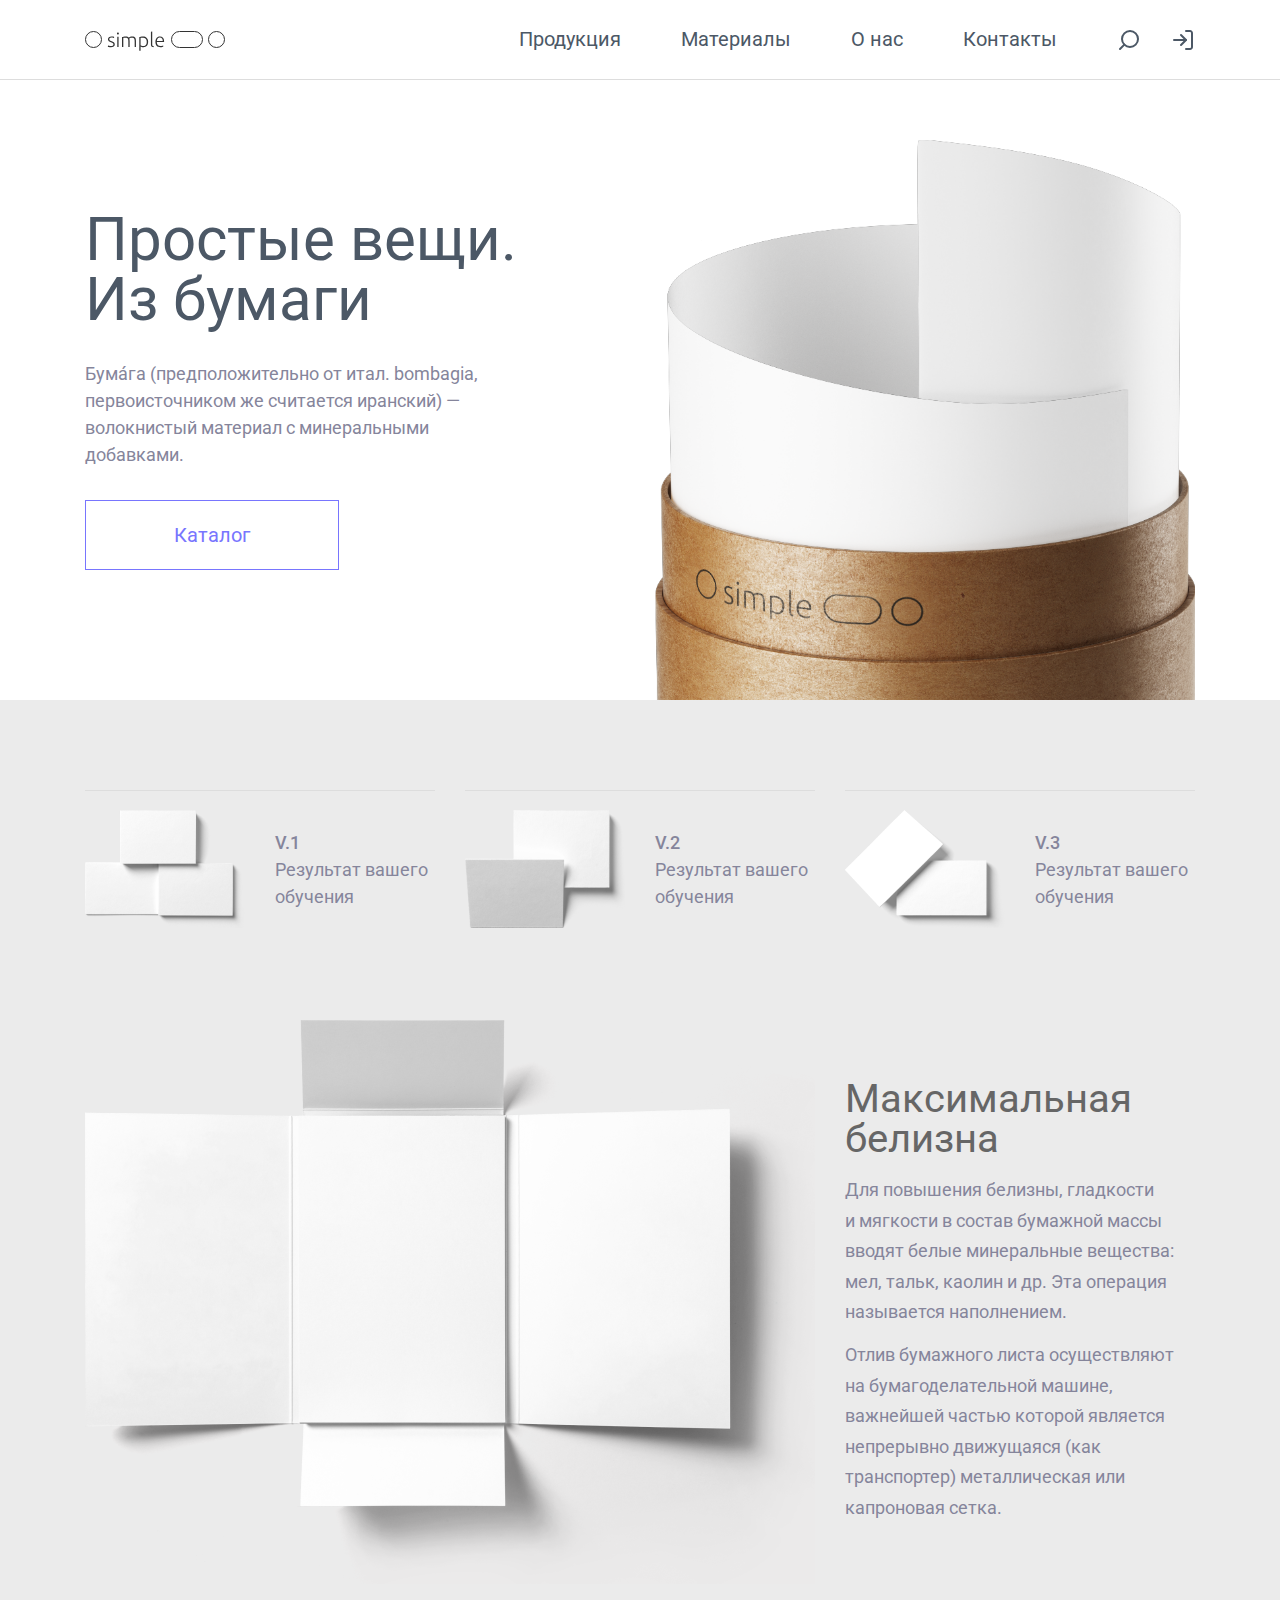
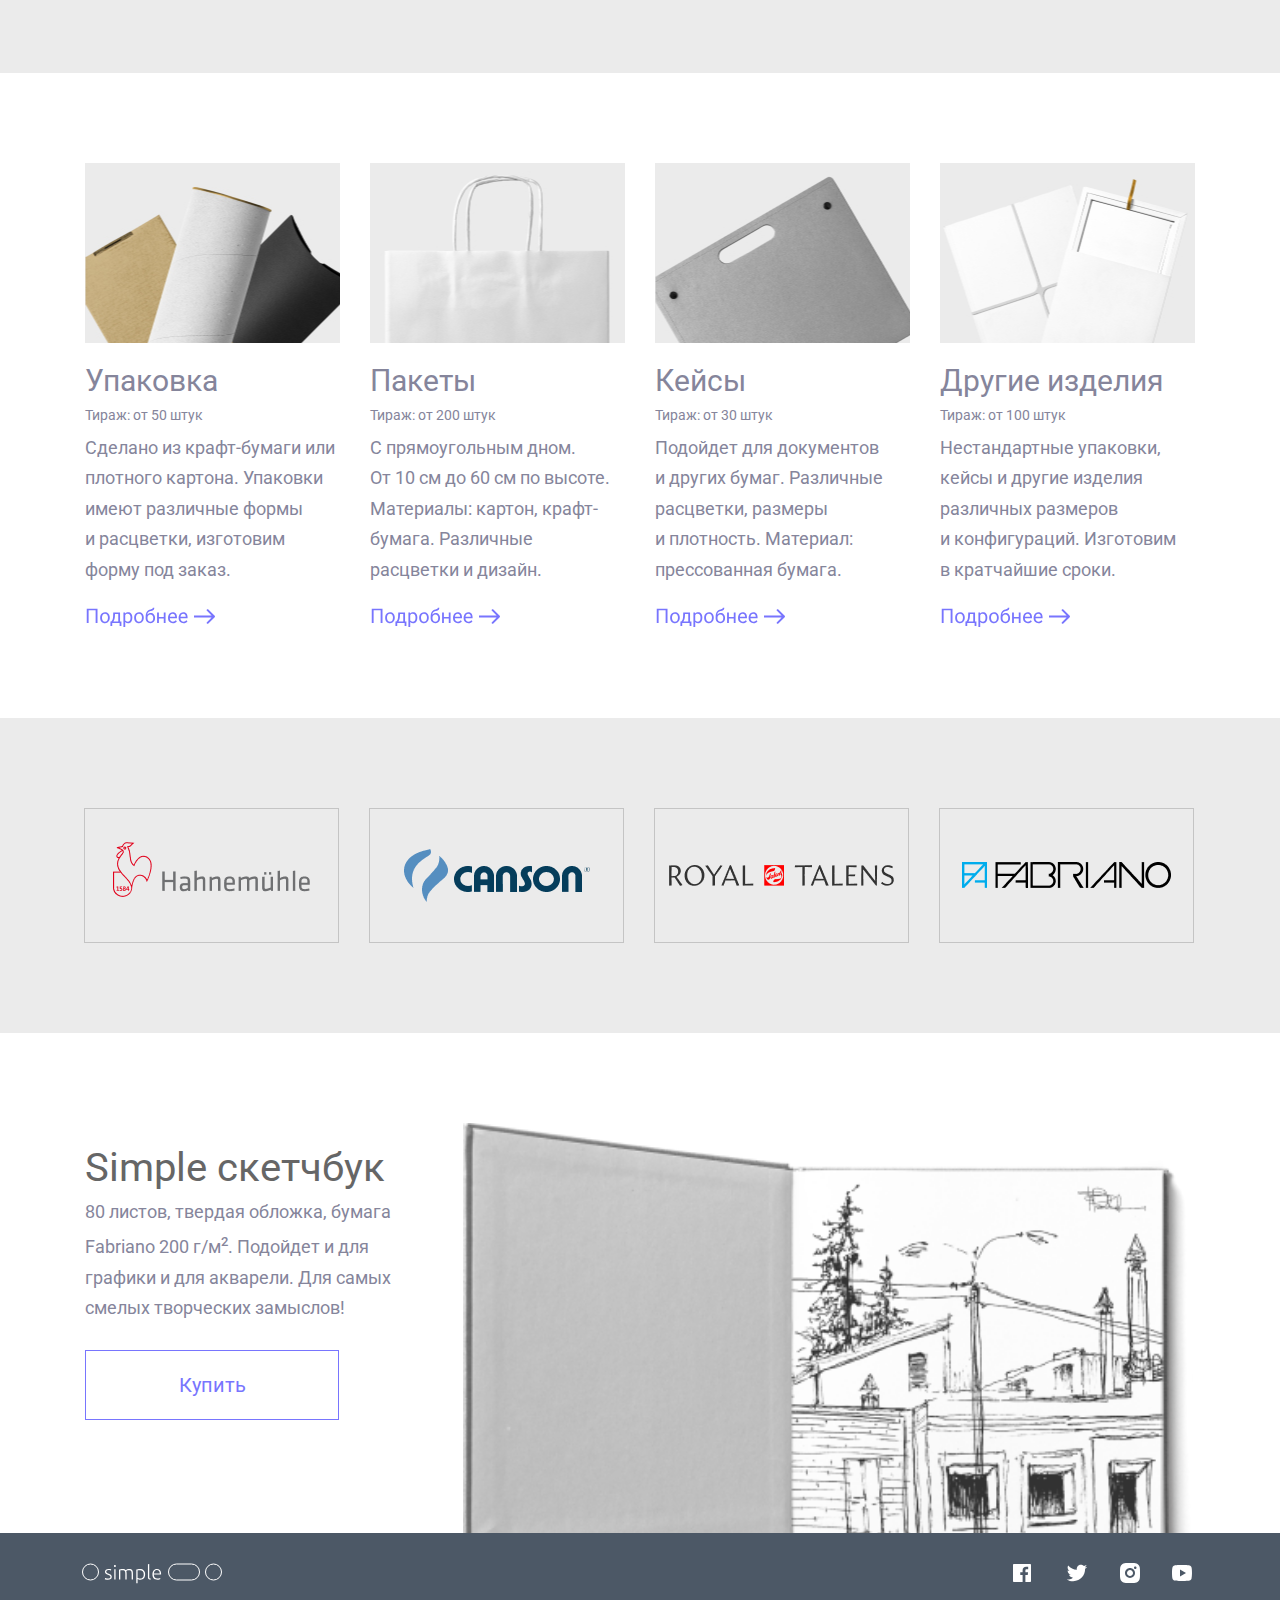
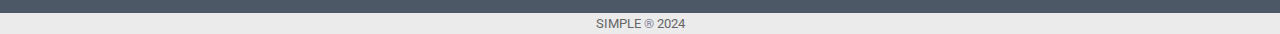
<file: index.html>
<!DOCTYPE html>
<html lang="ru">
<head>
    <meta charset="UTF-8">
    <link rel="stylesheet" href="css/style.css">
    <link rel="shortcut icon" href="img/vector/ellipse-icon.svg">
    <meta name="viewport" content="width=device-width, initial-scale=1.0">
    <title>Simple</title>
</head>
<body>
	<div class="wrapper">
        <header class="header">
            <div class="header__content container">
                <a href="#" class="header__logo">
					<img src="img/vector/main-logo.svg" alt="ups">
				</a>
				<div class="header__burger">
					<span></span>                    
				</div>
                <div class="header__menu menu">
                    <nav class="menu__body">
                        <ul class="menu__list">
                            <li><a href="#" class="menu__link">Продукция</a></li>
                            <li><a href="#" class="menu__link">Материалы</a></li>
                            <li><a href="#" class="menu__link">О нас</a></li>
                            <li><a href="#" class="menu__link">Контакты</a></li>                            
                        </ul>						
                    </nav>
                </div>
				<div class="header__btns">
					<div class="header__search search-box">
						<button class="search-box__search-btn"></button>
						<input class="search-box__search-txt" type="search" name="search" placeholder="Найти">
					</div>
					<div class="header__login">
						<button class="header__login-btn"></button>
					</div>
				</div>	
            </div>
        </header>		
		<main class="page">
			<div class="simple-things">	
				<div class="simple-things__container container">
					<div class="simple-things__content">
						<h1>Простые вещи. Из бумаги</h1>
						<p>Бума́га (предположительно от итал. bombagia, первоисточником же считается иранский) — волокнистый материал с минеральными добавками.</p>
						<button class="catalog-btn btn">Каталог</button>
					</div>
					<div class="simple-things__image-wrapper">
						<div class="simple-things__image"></div>
					</div>
				</div>
			</div>
			<div class="examples">
				<div class="examples__container container">
					<div class="examples__row">
						<div class="examples__card">
							<div class="examples__image">
								<img src="img/card-v1.png" alt="oops">
							</div>
							<div class="examples__text">
								<h4>V.1</h4>
								<p>Результат вашего обучения</p>
							</div>
						</div>
						<div class="examples__card">
							<div class="examples__image">
								<img src="img/card-v2.png" alt="oops">
							</div>
							<div class="examples__text">
								<h4>V.2</h4>
								<p>Результат вашего обучения</p>
							</div>
						</div>
						<div class="examples__card">
							<div class="examples__image">
								<img src="img/card-v3.png" alt="oops">
							</div>
							<div class="examples__text">
								<h4>V.3</h4>
								<p>Результат вашего обучения</p>
							</div>
						</div>
					</div>
					<div class="examples__main-card">
						<div class="examples__image-main">
							<img src="img/card-main.png" alt="oops">
						</div>
						<div class="examples__text-main">
							<h2>Максимальная белизна</h2>
							<p>Для повышения белизны, гладкости и мягкости в состав бумажной массы вводят белые минеральные вещества: мел, тальк, каолин и др. Эта операция называется наполнением.</p>
							<p>Отлив бумажного листа осуществляют на бумагоделательной машине, важнейшей частью которой является непрерывно движущаяся (как транспортер) металлическая или капроновая сетка.</p>
						</div>
					</div>
				</div>
			</div>
			<div class="products">
				<div class="products__container container">
					<div class="products__card">
						<div class="products__image">
							<img src="img/package.jpg" alt="oops">
						</div>
						<div class="products__text">
							<h2>Упаковка</h2>
							<div class="products__edition">Тираж: от 50 штук</div>
							<p>Сделано из крафт-бумаги или плотного картона. Упаковки имеют различные формы и расцветки, изготовим форму под заказ.</p>
						</div>
						<div class="products__link">
							<a class="products__details" href="#"></a>
						</div>
					</div>
					<div class="products__card">
						<div class="products__image">
							<img src="img/paper-bag.jpg" alt="oops">
						</div>
						<div class="products__text">
							<h2>Пакеты</h2>
							<div class="products__edition">Тираж: от 200 штук</div>
							<p>С прямоугольным дном. От 10 см до 60 см по высоте. Материалы: картон, крафт-бумага. Различные расцветки и дизайн.</p>
						</div>
						<div class="products__link">
							<a class="products__details" href="#"></a>
						</div>
					</div>
					<div class="products__card">
						<div class="products__image">
							<img src="img/case.jpg" alt="oops">
						</div>
						<div class="products__text">
							<h2>Кейсы</h2>
							<div class="products__edition">Тираж: от 30 штук</div>
							<p>Подойдет для документов и других бумаг. Различные расцветки, размеры и плотность. Материал: прессованная бумага.</p>
						</div>
						<div class="products__link">
							<a class="products__details" href="#"></a>
						</div>
					</div>
					<div class="products__card">
						<div class="products__image">
							<img src="img/other-prod.jpg" alt="oops">
						</div>
						<div class="products__text">
							<h2>Другие изделия</h2>
							<div class="products__edition">Тираж: от 100 штук</div>
							<p>Нестандартные упаковки, кейсы и другие изделия различных размеров и конфигураций. Изготовим в кратчайшие сроки.</p>
						</div>
						<div class="products__link">
							<a class="products__details" href="#"></a>
						</div>
					</div>
				</div>
			</div>
			<div class="brands">
				<div class="brands__container container">
					<div class="brands__logo">
						<img src="img/brand1.png" alt="">
					</div>
					<div class="brands__logo">
						<img src="img/brand2.png" alt="">
					</div>
					<div class="brands__logo">
						<img src="img/brand3.png" alt="">
					</div>
					<div class="brands__logo">
						<img src="img/brand4.png" alt="">
					</div>
				</div>
			</div>
			<div class="scratchbook">
				<div class="scratchbook__container container">
					<div class="scratchbook__content">
						<h2>Simple скетчбук</h2>
						<p>80 листов, твердая обложка, бумага  Fabriano 200 г/м<sup>2</sup>. Подойдет и для графики и для акварели. Для самых смелых творческих замыслов!</p>
						<button class="scratchbook-btn btn">Купить</button>
					</div>
					<div class="scratchbook__image">
						<img src="img/scratchbook.png" alt="">
					</div>
				</div>
			</div>
		</main>
		<footer class="footer">
			<div class="footer__content container">
				<a href="#" class="footer__logo">
					<img src="img/vector/main-logo-footer.svg" alt="ups">
				</a>
				<div class="footer__social-media-links">
					<a href="#">
						<img src="img/vector/facebook.svg" alt="">
					</a>
					<a href="#">
						<img src="img/vector/twitter.svg" alt="">
					</a>
					<a href="#">
						<img src="img/vector/instagram.svg" alt="">
					</a>
					<a href="#">
						<img src="img/vector/youtube.svg" alt="">
					</a>
				</div>
			</div>
			<div class="footer__line">
				SIMPLE <span>®</span> 2024
			</div>
		</footer>
	</div>
	<script src="https://code.jquery.com/jquery-3.4.1.slim.min.js"></script>
	<script src="js/script.js"></script>
</body>
</html>
</file>
<file: css/style.css>
@charset "UTF-8";
/*Обнуление*/
@import url(https://fonts.googleapis.com/css?family=Roboto:100,100italic,300,300italic,regular,italic,500,500italic,700,700italic,900,900italic);
*, *::before, *::after {
  -webkit-box-sizing: border-box;
          box-sizing: border-box;
}

* {
  margin: 0;
  padding: 0;
}

ul[role=list], ol[role=list] {
  list-style: none;
}

html:focus-within {
  scroll-behavior: smooth;
}

a:not([class]) {
  -webkit-text-decoration-skip: ink;
          text-decoration-skip-ink: auto;
}

img, picture, svg, video, canvas {
  max-width: 100%;
  height: auto;
  vertical-align: middle;
  font-style: italic;
  background-repeat: no-repeat;
  background-size: cover;
}

input, button, textarea, select {
  font: inherit;
}

@media (prefers-reduced-motion: reduce) {
  html:focus-within {
    scroll-behavior: auto;
  }
  *, *::before, *::after {
    -webkit-animation-duration: 0.01ms !important;
            animation-duration: 0.01ms !important;
    -webkit-animation-iteration-count: 1 !important;
            animation-iteration-count: 1 !important;
    -webkit-transition-duration: 0.01ms !important;
            transition-duration: 0.01ms !important;
    scroll-behavior: auto !important;
    -webkit-transition: none;
    transition: none;
  }
}
body, html {
  height: 100%;
  scroll-behavior: smooth;
}

/*----------------------------------------------------------*/
.container {
  max-width: 1122px;
  margin: 0px auto;
}
@media (max-width: 1032px) {
  .container {
    margin: 0px 42px;
  }
}
@media (max-width: 744px) {
  .container {
    margin: 0px 33px;
  }
}
@media (max-width: 545px) {
  .container {
    margin: 0px 15px;
  }
}

body {
  color: #85859B;
  font-size: 18px;
  font-family: "Roboto";
}
body p {
  color: #85859B;
  font-size: 18px;
  font-weight: 400;
  line-height: 27px;
}
@media (max-width: 744px) {
  body p {
    font-size: 16px;
    line-height: 24px;
  }
}
@media (max-width: 545px) {
  body p {
    font-size: 14px;
    line-height: 21px;
  }
}
body input, body button, body textarea, body select {
  font-family: "Roboto";
  font-weight: 400;
}
body input::-webkit-search-cancel-button {
  -webkit-appearance: none;
  height: 16px;
  width: 16px;
  background: no-repeat url(../img/vector/escape.svg);
}
body input::-webkit-search-cancel-button:hover {
  background: no-repeat url(../img/vector/escape_hover.svg);
}
body input::-webkit-search-cancel-button:focus {
  background: no-repeat url(../img/vector/escape_focus.svg);
}
body input::-webkit-search-cancel-button:active {
  background: no-repeat url(../img/vector/escape_active.svg);
}

body.lock {
  overflow: hidden;
}

.header {
  position: fixed;
  width: 100%;
  top: 0;
  left: 0;
  border-bottom: 1px solid #DDDDDD;
  z-index: 1;
}
.header:before {
  content: "";
  position: absolute;
  top: 0;
  left: 0;
  width: 100%;
  height: 100%;
  z-index: 1;
  background-color: #fff;
}
@media (max-width: 545px) {
  .header:before {
    z-index: 4;
  }
}
@media (max-width: 1032px) {
  .header:after {
    content: "";
    position: absolute;
    top: 45px;
    left: 0;
    width: 100%;
    height: 60px;
    z-index: 1;
    background-color: #fff;
    border-bottom: 1px solid #DDDDDD;
  }
}
@media (max-width: 744px) {
  .header:after {
    content: "";
    position: absolute;
    top: 45px;
    left: 0;
    width: 100%;
    height: 60px;
    z-index: 1;
    background-color: #fff;
    border-bottom: 1px solid #DDDDDD;
  }
}
@media (max-width: 545px) {
  .header:after {
    content: "";
    position: absolute;
    top: 45px;
    left: 0;
    width: 100%;
    height: 60px;
    z-index: 1;
    background-color: #fff;
    border-bottom: 1px solid #DDDDDD;
  }
}
.header__content {
  height: 79px;
  padding: 10px 0;
  -webkit-box-align: center;
      -ms-flex-align: center;
          align-items: center;
  display: -webkit-box;
  display: -ms-flexbox;
  display: flex;
  position: relative;
  padding: 0 6px;
}
@media (max-width: 1032px) {
  .header__content {
    padding: 0;
    height: 44px;
    display: -webkit-box;
    display: -ms-flexbox;
    display: flex;
    -webkit-box-pack: justify;
        -ms-flex-pack: justify;
            justify-content: space-between;
  }
}
@media (max-width: 744px) {
  .header__content {
    padding: 0;
    height: 44px;
    display: -webkit-box;
    display: -ms-flexbox;
    display: flex;
    -webkit-box-pack: justify;
        -ms-flex-pack: justify;
            justify-content: space-between;
  }
}
@media (max-width: 545px) {
  .header__content {
    padding: 0;
    height: 44px;
    display: -webkit-box;
    display: -ms-flexbox;
    display: flex;
    -webkit-box-pack: center;
        -ms-flex-pack: center;
            justify-content: center;
  }
}
.header__logo {
  -webkit-box-flex: 0;
      -ms-flex: 0 0 140px;
          flex: 0 0 140px;
  position: relative;
  z-index: 4;
  margin: 0px 0px 0px 0px;
}
@media (max-width: 1032px) {
  .header__logo {
    -webkit-box-flex: 0;
        -ms-flex: 0 0 auto;
            flex: 0 0 auto;
    margin: -2px 0px 0px -3px;
  }
}
@media (max-width: 744px) {
  .header__logo {
    -webkit-box-flex: 0;
        -ms-flex: 0 0 auto;
            flex: 0 0 auto;
    margin: 0px 0px 1px 0px;
  }
}
@media (max-width: 545px) {
  .header__logo {
    -webkit-box-flex: 0;
        -ms-flex: 0 0 auto;
            flex: 0 0 auto;
    margin: 0px 0px 0px 0px;
  }
}
.header__burger {
  display: none;
}
@media (max-width: 545px) {
  .header__burger {
    position: absolute;
    top: 65px;
    left: 5px;
    display: block;
    width: 20px;
    height: 18px;
    -webkit-box-flex: 0;
        -ms-flex: 0 0 auto;
            flex: 0 0 auto;
    z-index: 4;
  }
  .header__burger:before, .header__burger:after {
    content: "";
    background-color: #4C5866;
    position: absolute;
    width: 100%;
    height: 2px;
    left: 0;
    -webkit-transition: all 0.3s ease;
    transition: all 0.3s ease;
  }
  .header__burger span {
    position: absolute;
    background-color: #4C5866;
    left: 0;
    top: 8px;
    width: 100%;
    height: 2px;
    -webkit-transition: all 0.3s ease;
    transition: all 0.3s ease;
  }
  .header__burger:before {
    top: 0;
  }
  .header__burger:after {
    bottom: 0;
  }
}
.header__burger.active {
  width: 24px;
  left: 2px;
  /*background-color: #EBEBEB;
  box-shadow: 0px 0px 8px 13px rgb(235, 235, 235);
  border-radius: 20px;*/
}
.header__burger.active:before {
  -webkit-transform: rotate(45deg);
          transform: rotate(45deg);
  top: 8px;
}
.header__burger.active:after {
  -webkit-transform: rotate(-45deg);
          transform: rotate(-45deg);
  bottom: 8px;
}
.header__burger.active span {
  -webkit-transform: scale(0);
          transform: scale(0);
}
.header__btns {
  margin: 5px 0px 0px 60px;
  display: -webkit-box;
  display: -ms-flexbox;
  display: flex;
  z-index: 2;
}
@media (max-width: 1032px) {
  .header__btns {
    margin: 4px -7px 0px 0px;
  }
}
@media (max-width: 744px) {
  .header__btns {
    margin: 5px 0px 0px 0px;
  }
}
@media (max-width: 545px) {
  .header__btns {
    margin: 0px 0px 0px 0px;
    position: absolute;
    top: 63px;
    right: 0;
    height: 24px;
  }
}
.header__login-btn {
  background: no-repeat url(../img/vector/log-in.svg);
  height: 24px;
  width: 24px;
  border: none;
  -webkit-box-flex: 0;
      -ms-flex: 0 0 auto;
          flex: 0 0 auto;
  margin: 0px 0px 0px 30px;
  -webkit-transition: all 0.4s ease;
  transition: all 0.4s ease;
}
.header__login-btn:hover {
  background: no-repeat url(../img/vector/log-in_hover.svg);
}
.header__login-btn:focus {
  background: no-repeat url(../img/vector/log-in_focus.svg);
}
.header__login-btn:active {
  background: no-repeat url(../img/vector/log-in_active.svg);
}
@media (max-width: 545px) {
  .header__login-btn {
    margin: 0px 0px 0px 0px;
  }
}

.search-box {
  display: -webkit-box;
  display: -ms-flexbox;
  display: flex;
  position: relative;
  height: 26px;
}
@media (max-width: 545px) {
  .search-box.active {
    margin: 0px 10px 0px 0px;
  }
}
.search-box__search-btn {
  background: no-repeat url(../img/vector/loupe.svg);
  height: 24px;
  width: 24px;
  border: none;
  -webkit-box-flex: 0;
      -ms-flex: 0 0 auto;
          flex: 0 0 auto;
  margin: 0px 0px 0px 0px;
  -webkit-transition: all 0.4s ease;
  transition: all 0.4s ease;
}
.search-box__search-btn:hover {
  background: no-repeat url(../img/vector/loupe_hover.svg);
}
.search-box__search-btn:focus {
  background: no-repeat url(../img/vector/loupe_focus.svg);
}
.search-box__search-btn:active {
  background: no-repeat url(../img/vector/loupe_active.svg);
}
@media (max-width: 545px) {
  .search-box__search-btn {
    margin: 0px 30px 0px 0px;
  }
}
.search-box__search-btn.active {
  margin: 0px 7px 0px 0px;
}
.search-box__search-txt {
  display: block;
  width: 0px;
  border: none;
  outline: none;
  font-size: 20px;
  -webkit-transition: all 0.4s ease;
  transition: all 0.4s ease;
}
.search-box__search-txt::-webkit-input-placeholder {
  color: #D1D1E5;
  opacity: 0;
  -webkit-transition: all 0.6s ease;
  transition: all 0.6s ease;
}
.search-box__search-txt::-moz-placeholder {
  color: #D1D1E5;
  opacity: 0;
  -moz-transition: all 0.6s ease;
  transition: all 0.6s ease;
}
.search-box__search-txt:-ms-input-placeholder {
  color: #D1D1E5;
  opacity: 0;
  -ms-transition: all 0.6s ease;
  transition: all 0.6s ease;
}
.search-box__search-txt::-ms-input-placeholder {
  color: #D1D1E5;
  opacity: 0;
  -ms-transition: all 0.6s ease;
  transition: all 0.6s ease;
}
.search-box__search-txt::placeholder {
  color: #D1D1E5;
  opacity: 0;
  -webkit-transition: all 0.6s ease;
  transition: all 0.6s ease;
}
.search-box__search-txt.active {
  width: 200px;
  border-bottom: 1px solid #D1D1E5;
  color: #4C5866;
}
.search-box__search-txt.active::-webkit-input-placeholder {
  opacity: 100;
}
.search-box__search-txt.active::-moz-placeholder {
  opacity: 100;
}
.search-box__search-txt.active:-ms-input-placeholder {
  opacity: 100;
}
.search-box__search-txt.active::-ms-input-placeholder {
  opacity: 100;
}
.search-box__search-txt.active::placeholder {
  opacity: 100;
}
@media (max-width: 545px) {
  .search-box__search-txt.active {
    width: 150px;
  }
}

.menu {
  z-index: 2;
  -webkit-transition: all 0.4s ease;
  transition: all 0.4s ease;
  display: -webkit-box;
  display: -ms-flexbox;
  display: flex;
  -webkit-box-flex: 1;
      -ms-flex: 1 1 auto;
          flex: 1 1 auto;
  -webkit-box-pack: end;
      -ms-flex-pack: end;
          justify-content: end;
}
@media (max-width: 1032px) {
  .menu {
    width: 89.5%;
    position: fixed;
    top: 63px;
  }
}
@media (max-width: 744px) {
  .menu {
    width: 88.5%;
    position: fixed;
    top: 63px;
  }
}
@media (max-width: 545px) {
  .menu {
    -webkit-box-pack: start;
        -ms-flex-pack: start;
            justify-content: start;
    margin: 0px 0px 0px 0px;
    padding: 46px 0px 0px 0px;
    position: fixed;
    top: -150%;
    left: 0;
    width: 100%;
    height: 100%;
    background-color: #EBEBEB;
    z-index: 3;
    overflow: auto;
    -webkit-transition: all 0.4s ease;
    transition: all 0.4s ease;
  }
}
.menu.active {
  top: 0;
}
.menu__body {
  width: 100%;
}
.menu__list {
  display: -webkit-box;
  display: -ms-flexbox;
  display: flex;
  width: 100%;
  -webkit-box-pack: end;
      -ms-flex-pack: end;
          justify-content: flex-end;
}
@media (max-width: 1032px) {
  .menu__list {
    margin: 0px 0px 0px 0px;
    -webkit-box-pack: justify;
        -ms-flex-pack: justify;
            justify-content: space-between;
  }
}
@media (max-width: 744px) {
  .menu__list {
    margin: 0px 0px 0px 0px;
    -webkit-box-pack: justify;
        -ms-flex-pack: justify;
            justify-content: space-between;
  }
}
@media (max-width: 545px) {
  .menu__list {
    display: block;
    margin: 65px 0px 0px 0px;
  }
}
.menu__list li {
  margin: 0px 0px 0px 60px;
  list-style-type: none;
  -webkit-box-flex: 0;
      -ms-flex: 0 0 auto;
          flex: 0 0 auto;
  -webkit-transition: all 0.4s ease;
  transition: all 0.4s ease;
}
@media (max-width: 1032px) {
  .menu__list li {
    margin: 0px 0px 0px 0px;
  }
}
@media (max-width: 744px) {
  .menu__list li {
    margin: 0px 0px 0px 0px;
  }
}
@media (max-width: 545px) {
  .menu__list li {
    margin: 0px 0px 50px 14px;
  }
}
@media (min-width: 1032px) {
  .menu__list li.go-left {
    margin: 0px 0px 0px 35px;
  }
}
.menu__link {
  font-size: 20px;
  font-weight: 400;
  line-height: 23.44px;
  color: #4C5866;
  text-decoration: none;
  -webkit-transition: all 0.4s ease;
  transition: all 0.4s ease;
}
.menu__link:hover {
  color: #7875FE;
}
.menu__link:focus {
  background-color: #DAD9FB;
}
.menu__link:active {
  color: #4946B4;
}
@media (max-width: 545px) {
  .menu__link {
    font-size: 18px;
    line-height: 21.09px;
  }
}

.page {
  margin: 140px 0px 0px 0px;
}
@media (max-width: 1032px) {
  .page {
    margin: 165px 0px 0px 0px;
  }
}
@media (max-width: 744px) {
  .page {
    margin: 124px 0px 0px 0px;
  }
}
@media (max-width: 545px) {
  .page {
    margin: 105px 0px 0px 0px;
  }
}

.simple-things__container {
  display: -webkit-box;
  display: -ms-flexbox;
  display: flex;
  -webkit-box-pack: justify;
      -ms-flex-pack: justify;
          justify-content: space-between;
  padding: 0 6px;
}
@media (max-width: 1032px) {
  .simple-things__container {
    -webkit-box-pack: justify;
        -ms-flex-pack: justify;
            justify-content: space-between;
    padding: 0;
    margin: 0px 39px;
  }
}
@media (max-width: 744px) {
  .simple-things__container {
    -ms-flex-pack: distribute;
        justify-content: space-around;
    margin: 0px 17px;
  }
}
@media (max-width: 545px) {
  .simple-things__container {
    -webkit-box-pack: justify;
        -ms-flex-pack: justify;
            justify-content: space-between;
    padding: 0px 6px 49px 6px;
    margin: 0px 8px;
  }
}
.simple-things__content {
  padding: 70px 0px 0px 0px;
  max-width: 446px;
  margin: 0px 0px 0px 0px;
}
@media (max-width: 1032px) {
  .simple-things__content {
    max-width: 390px;
    margin: 0px 0px 0px 0px;
    padding: 6px 0px 0px 0px;
  }
}
@media (max-width: 744px) {
  .simple-things__content {
    margin: 0px 0px 0px 0px;
    padding: 40px 0px 0px 0px;
  }
}
@media (max-width: 545px) {
  .simple-things__content {
    margin: 0px 0px 0px 0px;
    padding: 49px 0px 0px 0px;
  }
}
.simple-things__content h1 {
  color: #4C5866;
  margin: 0px 0px 15px 0px;
  font-size: 60px;
  font-weight: 400;
  line-height: 60px;
  margin: 0px 0px 30px 0px;
}
@media (max-width: 1032px) {
  .simple-things__content h1 {
    width: 390px;
    font-size: 50px;
    line-height: 50px;
    margin: 0px 0px 30px 0px;
  }
}
@media (max-width: 744px) {
  .simple-things__content h1 {
    width: 286px;
    font-size: 38px;
    line-height: 38px;
    margin: 0px 0px 20px 0px;
  }
}
@media (max-width: 545px) {
  .simple-things__content h1 {
    width: 222px;
    font-size: 30px;
    line-height: 30px;
    margin: 0px 0px 15px 0px;
  }
}
.simple-things__content p {
  margin: 0px 0px 32px 0px;
}
@media (max-width: 744px) {
  .simple-things__content p {
    width: 287px;
    margin: 0px 0px 20px 0px;
  }
}
@media (max-width: 545px) {
  .simple-things__content p {
    width: auto;
    min-width: 287px;
    margin: 0px 0px 21px 0px;
  }
}
.simple-things__image {
  background: no-repeat url("../img/made-from-paper.png");
  display: block;
  width: 540px;
  height: 560px;
  background-position: -18px -1px;
  background-size: 180%;
}
@media (max-width: 1032px) {
  .simple-things__image {
    width: 270px;
    height: 410px;
    background-position: -9px 0px;
    background-size: 180%;
  }
}
@media (max-width: 744px) {
  .simple-things__image {
    width: 195px;
    height: 396px;
    background-position: -8px -1px;
    background-size: 180%;
  }
}
@media (max-width: 545px) {
  .simple-things__image {
    display: none;
  }
}

.btn {
  font-size: 20px;
  color: #7875FE;
  background-color: #fff;
  width: 254px;
  height: 70px;
  border: 1px solid #7875FE;
}
.btn:hover {
  color: #fff;
  background-color: #7875FE;
}
.btn:focus {
  color: #7875FE;
  background-color: #DAD9FB;
}
.btn:active {
  color: #fff;
  background-color: #4946B4;
}
@media (max-width: 744px) {
  .btn {
    width: 196px;
    height: 60px;
  }
}
@media (max-width: 545px) {
  .btn {
    font-size: 18px;
    width: 144px;
    height: 50px;
  }
}

.examples {
  background-color: #EBEBEB;
  min-width: 320px;
}
.examples__container {
  padding: 110px 6px 89px 6px;
}
@media (max-width: 1032px) {
  .examples__container {
    padding: 81px 0px 59px 0px;
    margin: 0px 39px;
  }
}
@media (max-width: 744px) {
  .examples__container {
    padding: 81px 0px 59px 0px;
    margin: 0px 33px;
  }
}
@media (max-width: 545px) {
  .examples__container {
    padding: 81px 0px 59px 0px;
    margin: 0px 15px;
  }
}
.examples__row {
  display: -webkit-box;
  display: -ms-flexbox;
  display: flex;
  -webkit-box-pack: justify;
      -ms-flex-pack: justify;
          justify-content: space-between;
}
@media (max-width: 545px) {
  .examples__row {
    -webkit-box-orient: vertical;
    -webkit-box-direction: normal;
        -ms-flex-direction: column;
            flex-direction: column;
  }
}
.examples__card {
  z-index: 0;
  display: -webkit-box;
  display: -ms-flexbox;
  display: flex;
  -webkit-box-align: center;
      -ms-flex-align: center;
          align-items: center;
  width: 350px;
  position: relative;
}
.examples__card::after {
  content: "";
  position: absolute;
  top: -20px;
  left: 0;
  width: 100%;
  border-bottom: 1px solid #DDDDDD;
}
@media (max-width: 1032px) {
  .examples__card {
    -webkit-box-orient: vertical;
    -webkit-box-direction: normal;
        -ms-flex-direction: column;
            flex-direction: column;
    -webkit-box-align: baseline;
        -ms-flex-align: baseline;
            align-items: baseline;
    width: 210px;
  }
}
@media (max-width: 744px) {
  .examples__card {
    -webkit-box-orient: vertical;
    -webkit-box-direction: normal;
        -ms-flex-direction: column;
            flex-direction: column;
    -webkit-box-align: baseline;
        -ms-flex-align: baseline;
            align-items: baseline;
    width: 150px;
  }
}
@media (max-width: 545px) {
  .examples__card {
    -webkit-box-orient: horizontal;
    -webkit-box-direction: normal;
        -ms-flex-direction: row;
            flex-direction: row;
    -webkit-box-align: center;
        -ms-flex-align: center;
            align-items: center;
    width: 290px;
    margin: 0px 0px 40px 0px;
  }
}
.examples__image {
  width: 160px;
  height: 118px;
  -webkit-box-flex: 0;
      -ms-flex: 0 0 160px;
          flex: 0 0 160px;
}
@media (max-width: 1032px) {
  .examples__image {
    width: 160px;
    height: 118px;
    -webkit-box-flex: 0;
        -ms-flex: 0 0 118px;
            flex: 0 0 118px;
  }
}
@media (max-width: 744px) {
  .examples__image {
    width: 150px;
    height: 111px;
    -webkit-box-flex: 0;
        -ms-flex: 0 0 111px;
            flex: 0 0 111px;
  }
}
@media (max-width: 545px) {
  .examples__image {
    width: 130px;
    height: 96px;
    -webkit-box-flex: 0;
        -ms-flex: 0 0 130px;
            flex: 0 0 130px;
  }
}
.examples__text {
  padding: 0px 0px 0px 30px;
}
@media (max-width: 1032px) {
  .examples__text {
    padding: 0px 0px 0px 0px;
  }
}
@media (max-width: 545px) {
  .examples__text {
    padding: 0px 0px 0px 30px;
  }
}
.examples__text h4 {
  font-weight: 500;
}
.examples__text h4, .examples__text p {
  font-size: 18px;
  line-height: 27px;
}
@media (max-width: 744px) {
  .examples__text h4, .examples__text p {
    font-size: 16px;
    line-height: 24px;
  }
}
.examples__main-card {
  display: -webkit-box;
  display: -ms-flexbox;
  display: flex;
  padding: 92px 0px 0px 0px;
}
@media (max-width: 1032px) {
  .examples__main-card {
    -webkit-box-pack: justify;
        -ms-flex-pack: justify;
            justify-content: space-between;
    padding: 40px 0px 0px 0px;
  }
}
@media (max-width: 744px) {
  .examples__main-card {
    -webkit-box-orient: vertical;
    -webkit-box-direction: normal;
        -ms-flex-direction: column;
            flex-direction: column;
  }
}
@media (max-width: 545px) {
  .examples__main-card {
    -webkit-box-orient: vertical;
    -webkit-box-direction: normal;
        -ms-flex-direction: column;
            flex-direction: column;
    padding: 20px 0px 0px 0px;
  }
}
.examples__text-main {
  -webkit-box-flex: 1;
      -ms-flex: 1 1 350px;
          flex: 1 1 350px;
  padding: 59px 0px 0px 30px;
}
@media (max-width: 1032px) {
  .examples__text-main {
    padding: 0px 0px 0px 30px;
    min-width: 330px;
  }
}
@media (max-width: 744px) {
  .examples__text-main {
    -webkit-box-flex: 1;
        -ms-flex: 1 1 240px;
            flex: 1 1 240px;
    padding: 18px 0px 0px 0px;
    min-width: 260px;
  }
}
@media (max-width: 545px) {
  .examples__text-main {
    -webkit-box-flex: 1;
        -ms-flex: 1 1 290px;
            flex: 1 1 290px;
    padding: 19px 0px 0px 0px;
    min-width: 290px;
  }
}
.examples__text-main h2 {
  color: #666666;
  font-size: 40px;
  font-weight: 400;
  line-height: 40px;
  margin: 0px 0px 16px 0px;
}
@media (max-width: 1032px) {
  .examples__text-main h2 {
    font-size: 30px;
    line-height: 30px;
    margin: 0px 0px 22px 0px;
  }
}
@media (max-width: 744px) {
  .examples__text-main h2 {
    font-size: 24px;
    line-height: 24px;
    margin: 0px 0px 13px 0px;
  }
}
@media (max-width: 545px) {
  .examples__text-main h2 {
    font-size: 24px;
    line-height: 24px;
    margin: 0px 0px 13px 0px;
  }
}
.examples__text-main p {
  line-height: 30.6px;
}
@media (max-width: 744px) {
  .examples__text-main p {
    font-size: 16px;
    line-height: 27.2px;
  }
}
@media (max-width: 545px) {
  .examples__text-main p {
    font-size: 16px;
    line-height: 27.2px;
  }
}
.examples__text-main :last-child {
  margin-top: 12px;
}
@media (max-width: 744px) {
  .examples__text-main :last-child {
    margin-top: 10px;
  }
}
.examples__image-main {
  width: 730px;
  height: 564px;
}
@media (max-width: 1032px) {
  .examples__image-main {
    width: 330px;
    height: 256px;
  }
}
@media (max-width: 545px) {
  .examples__image-main {
    width: 290px;
    height: 223px;
  }
}

.products__container {
  padding: 90px 6px;
  display: -webkit-box;
  display: -ms-flexbox;
  display: flex;
  -webkit-box-pack: justify;
      -ms-flex-pack: justify;
          justify-content: space-between;
  -ms-flex-wrap: wrap;
      flex-wrap: wrap;
}
@media (max-width: 1032px) {
  .products__container {
    padding: 60px 6px 0px 6px;
    margin: 0 33px;
  }
}
@media (max-width: 744px) {
  .products__container {
    padding: 60px 0px 20px 0px;
    margin: 0 33px;
  }
}
@media (max-width: 545px) {
  .products__container {
    padding: 60px 0px 0px 0px;
    margin: 0 9px;
    -webkit-box-orient: vertical;
    -webkit-box-direction: normal;
        -ms-flex-direction: column;
            flex-direction: column;
    -webkit-box-pack: baseline;
        -ms-flex-pack: baseline;
            justify-content: baseline;
    -webkit-box-align: center;
        -ms-flex-align: center;
            align-items: center;
  }
}
.products__card {
  width: 255px;
}
@media (max-width: 1032px) {
  .products__card {
    padding: 0px 0px 61px 0px;
    width: 330px;
  }
}
@media (max-width: 744px) {
  .products__card {
    padding: 0px 0px 40px 0px;
    width: 240px;
  }
}
@media (max-width: 545px) {
  .products__card {
    padding: 0px 0px 60px 0px;
    width: 290px;
  }
}
.products__image {
  width: 255px;
  height: 180px;
  background-color: #EBEBEB;
  position: relative;
  overflow: hidden;
}
@media (max-width: 1032px) {
  .products__image {
    width: 330px;
    height: 180px;
  }
}
@media (max-width: 744px) {
  .products__image {
    width: 240px;
    height: 180px;
  }
}
@media (max-width: 545px) {
  .products__image {
    width: 290px;
    height: 180px;
  }
}
.products__image img {
  position: absolute;
  top: 50%;
  left: 50%;
  -webkit-transform: translate(-50%, -50%);
          transform: translate(-50%, -50%);
  width: 255px;
  height: 180px;
  -o-object-fit: cover;
     object-fit: cover;
}
@media (max-width: 1032px) {
  .products__image img {
    top: 51%;
    height: 180px;
    width: 330px;
  }
}
@media (max-width: 744px) {
  .products__image img {
    top: 53%;
    left: 50%;
    height: 169px;
  }
}
@media (max-width: 545px) {
  .products__image img {
    top: 50%;
    left: 50%;
    width: 290px;
    height: 182px;
  }
}
.products__text {
  padding: 20px 0px 19px 0px;
  display: -webkit-box;
  display: -ms-flexbox;
  display: flex;
  -webkit-box-orient: vertical;
  -webkit-box-direction: normal;
      -ms-flex-direction: column;
          flex-direction: column;
}
@media (max-width: 1032px) {
  .products__text {
    padding: 21px 0px 18px 0px;
  }
}
@media (max-width: 744px) {
  .products__text {
    padding: 21px 0px 18px 0px;
  }
}
@media (max-width: 545px) {
  .products__text {
    padding: 20px 0px 27px 0px;
  }
}
.products__text h2 {
  font-size: 30px;
  font-weight: 400;
  line-height: 35.16px;
}
@media (max-width: 744px) {
  .products__text h2 {
    font-size: 24px;
    line-height: 28.13px;
  }
}
.products__text p {
  line-height: 30.6px;
}
@media (max-width: 744px) {
  .products__text p {
    font-size: 16px;
    line-height: 27.2px;
  }
}
@media (max-width: 545px) {
  .products__text p {
    font-size: 16px;
    line-height: 27.2px;
  }
}
.products__edition {
  margin: 9px 0px;
  font-size: 14px;
  font-weight: 400;
  line-height: 16.41px;
}
@media (max-width: 744px) {
  .products__edition {
    margin: 6px 0px;
  }
}
@media (max-width: 545px) {
  .products__edition {
    margin: 6px 0px;
  }
}
.products__link {
  width: 136px;
  height: 23px;
}
@media (max-width: 545px) {
  .products__link {
    margin: -5px 0px 2px 0px;
  }
}
.products__details {
  display: block;
  width: 100%;
  height: 100%;
  background: no-repeat url(../img/vector/details.svg);
  -webkit-transition: all 0.4s ease;
  transition: all 0.4s ease;
}
.products__details:hover {
  background: no-repeat url(../img/vector/details_hover.svg);
}
.products__details:focus {
  background: no-repeat url(../img/vector/details_focus.svg);
}
.products__details:active {
  background: no-repeat url(../img/vector/details_active.svg);
}

.brands {
  background-color: #EBEBEB;
}
@media (max-width: 545px) {
  .brands {
    min-width: 320px;
  }
}
.brands__container {
  padding: 90px 7px 90px 5px;
  display: -webkit-box;
  display: -ms-flexbox;
  display: flex;
  -webkit-box-pack: justify;
      -ms-flex-pack: justify;
          justify-content: space-between;
}
@media (max-width: 1032px) {
  .brands__container {
    margin: 0px 39px;
    padding: 60px 0px 60px 0px;
  }
}
@media (max-width: 744px) {
  .brands__container {
    margin: 0px 33px;
    padding: 60px 0px 30px 0px;
    -ms-flex-wrap: wrap;
        flex-wrap: wrap;
  }
}
@media (max-width: 545px) {
  .brands__container {
    display: block;
    margin: 0px 0px 0px 0px;
    padding: 60px 0px 60px 15px;
    overflow-y: hidden;
    white-space: nowrap;
  }
}
.brands__logo {
  width: 255px;
  height: 135px;
}
@media (max-width: 1032px) {
  .brands__logo {
    width: 150px;
    height: 80px;
  }
}
@media (max-width: 744px) {
  .brands__logo {
    width: 240px;
    height: 127px;
    margin: 0px 0px 30px 0px;
  }
}
@media (max-width: 545px) {
  .brands__logo {
    width: 150px;
    height: 80px;
    margin: 0px 26px 0px 0px;
    display: inline-block;
  }
}

.scratchbook__container {
  padding: 90px 8px 0px 6px;
  display: -webkit-box;
  display: -ms-flexbox;
  display: flex;
  -webkit-box-pack: justify;
      -ms-flex-pack: justify;
          justify-content: space-between;
}
@media (max-width: 1032px) {
  .scratchbook__container {
    overflow: hidden;
    margin: 0px 0px 0px 39px;
    padding: 35px 0px 0px 0px;
  }
}
@media (max-width: 744px) {
  .scratchbook__container {
    min-width: 320px;
    -webkit-box-orient: vertical;
    -webkit-box-direction: reverse;
        -ms-flex-direction: column-reverse;
            flex-direction: column-reverse;
    -webkit-box-align: center;
        -ms-flex-align: center;
            align-items: center;
    margin: 0px 0px 0px 0px;
    padding: 60px 0px 18px 0px;
  }
}
.scratchbook__content {
  padding: 25px 0px 0px 0px;
  width: 350px;
  height: 275px;
}
@media (max-width: 1032px) {
  .scratchbook__content {
    width: 330px;
    height: 275px;
  }
}
@media (max-width: 744px) {
  .scratchbook__content {
    padding: 18px 0px 0px 0px;
    width: 510px;
  }
}
@media (max-width: 545px) {
  .scratchbook__content {
    padding: 0px 0px 0px 0px;
    width: 289px;
  }
}
.scratchbook__content h2 {
  color: #666666;
  font-size: 40px;
  font-weight: 400;
  line-height: 40px;
}
@media (max-width: 1032px) {
  .scratchbook__content h2 {
    font-size: 30px;
    line-height: 30px;
  }
}
@media (max-width: 744px) {
  .scratchbook__content h2 {
    font-size: 24px;
    line-height: 24px;
  }
}
@media (max-width: 545px) {
  .scratchbook__content h2 {
    font-size: 24px;
    line-height: 24px;
  }
}
.scratchbook__content p {
  margin: 9px 0px 26px 0px;
  line-height: 30.6px;
}
@media (max-width: 1032px) {
  .scratchbook__content p {
    margin: 21px 0px 25px 0px;
  }
}
@media (max-width: 744px) {
  .scratchbook__content p {
    margin: 15px 0px 28px 0px;
    font-size: 16px;
    line-height: 27.2px;
  }
}
@media (max-width: 545px) {
  .scratchbook__content p {
    margin: 21px 0px 24px 0px;
    font-size: 16px;
    line-height: 27.2px;
  }
}
.scratchbook__content sup {
  margin: 0;
  font-size: 13px;
  font-weight: 500;
}
@media (max-width: 744px) {
  .scratchbook .scratchbook-btn {
    width: 196px;
    height: 60px;
  }
}
@media (max-width: 545px) {
  .scratchbook .scratchbook-btn {
    width: 144px;
    height: 50px;
  }
}
.scratchbook__image {
  width: 730px;
  height: 410px;
  overflow: hidden;
}
@media (max-width: 1032px) {
  .scratchbook__image {
    display: block;
    width: 449px;
    height: 334px;
    margin: 25px -80px 0px 0px;
  }
}
@media (max-width: 744px) {
  .scratchbook__image {
    width: 449px;
    margin: 0px 0px 0px 0px;
  }
}
@media (max-width: 545px) {
  .scratchbook__image {
    width: 290px;
    height: 219px;
    margin: 0px 0px 0px 0px;
  }
}
.scratchbook__image img {
  width: 100%;
}

.footer {
  position: relative;
  z-index: 2;
  background-color: #4C5866;
}
@media (max-width: 545px) {
  .footer {
    min-width: 320px;
  }
}
.footer__content {
  width: 100%;
  height: 80px;
  padding: 0px 7px 0px 3px;
  display: -webkit-box;
  display: -ms-flexbox;
  display: flex;
  -webkit-box-pack: justify;
      -ms-flex-pack: justify;
          justify-content: space-between;
  -webkit-box-align: center;
      -ms-flex-align: center;
          align-items: center;
  margin: 0 auto;
}
@media (max-width: 1032px) {
  .footer__content {
    padding: 0px 39px;
  }
}
@media (max-width: 744px) {
  .footer__content {
    padding: 0px 33px;
  }
}
@media (max-width: 545px) {
  .footer__content {
    -webkit-box-orient: vertical;
    -webkit-box-direction: normal;
        -ms-flex-direction: column;
            flex-direction: column;
    -ms-flex-pack: distribute;
        justify-content: space-around;
    height: 127px;
    padding: 0px 33px;
  }
}
@media (max-width: 545px) {
  .footer__logo {
    position: relative;
  }
  .footer__logo::after {
    content: "";
    position: absolute;
    bottom: -19px;
    left: -75px;
    width: 290px;
    border-bottom: 1px solid #DDDDDD;
  }
}
.footer__social-media-links {
  padding: 0 2px;
  display: -webkit-box;
  display: -ms-flexbox;
  display: flex;
  -webkit-box-pack: justify;
      -ms-flex-pack: justify;
          justify-content: space-between;
  width: 186px;
}
@media (max-width: 744px) {
  .footer__social-media-links {
    padding: 0px 2px 0px 0px;
  }
}
.footer__line {
  width: 100%;
  height: 21px;
  margin: 0 auto;
  padding: 3px 0px 0px 0px;
  background-color: #EBEBEB;
  color: #666666;
  font-size: 13px;
  font-weight: 400;
  line-height: 15.23px;
  text-align: center;
}
.footer__line span {
  color: #85859B;
}
</file>
